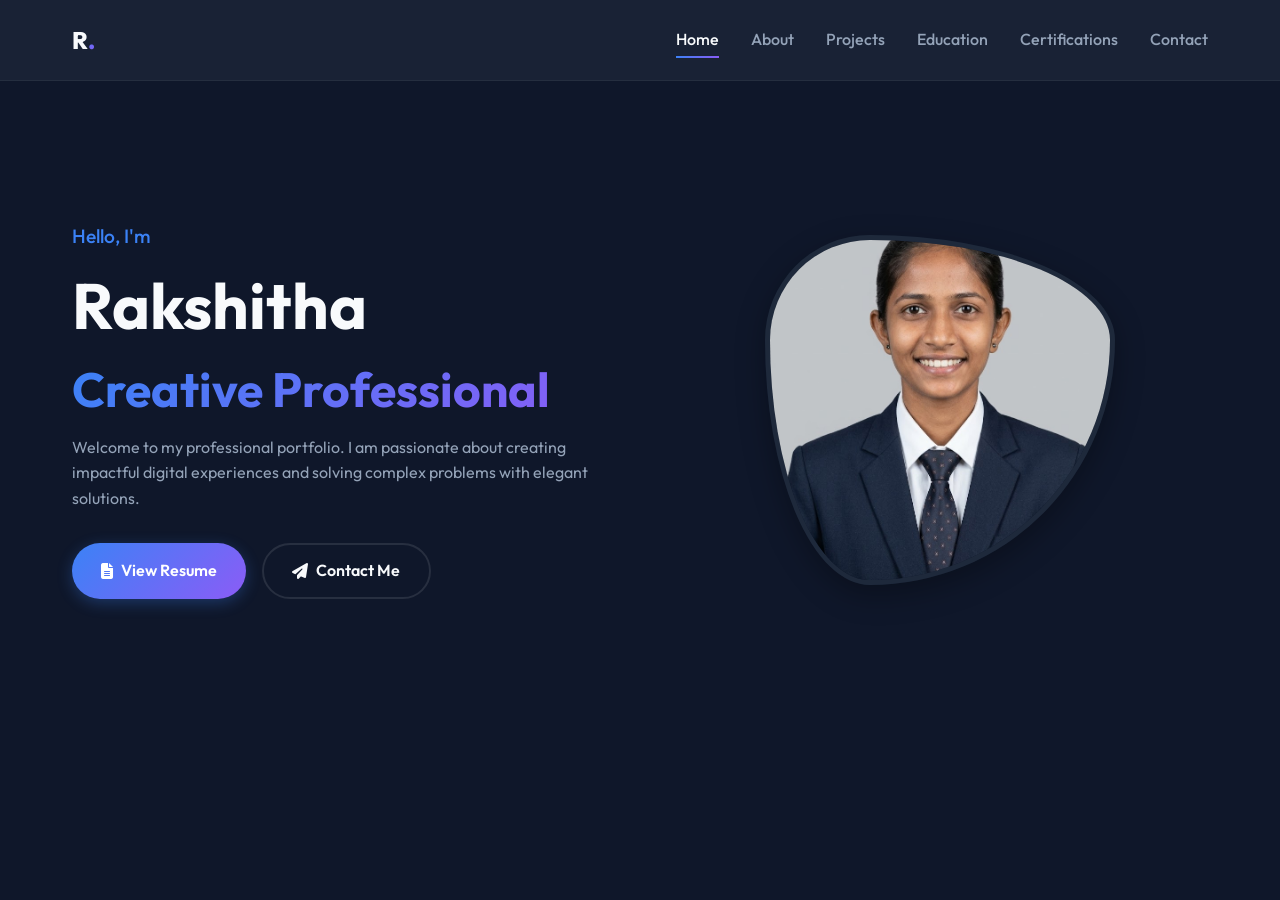
<file: index.html>
<!DOCTYPE html>
<html lang="en">
<head>
    <meta charset="UTF-8">
    <meta name="viewport" content="width=device-width, initial-scale=1.0">
    <meta name="description" content="Rakshitha's Professional Portfolio">
    <title>Rakshitha | Portfolio</title>
    <link rel="stylesheet" href="css/style.css">
    <link rel="stylesheet" href="https://cdnjs.cloudflare.com/ajax/libs/font-awesome/6.4.0/css/all.min.css">
</head>
<body>
    <header>
        <div class="container">
            <nav>
                <div class="logo">R<span class="text-gradient">.</span></div>
                <div class="nav-links">
                    <a href="index.html">Home</a>
                    <a href="about.html">About</a>
                    <a href="projects.html">Projects</a>
                    <a href="education.html">Education</a>
                    <a href="certification.html">Certifications</a>
                    <a href="contact.html">Contact</a>
                </div>
                <div class="mobile-menu-btn">
                    <i class="fas fa-bars"></i>
                </div>
            </nav>
        </div>
    </header>

    <main>
        <section class="container hero">
            <div class="hero-content fade-in">
                <span class="hero-subtitle">Hello, I'm</span>
                <h1>Rakshitha</h1>
                <h2 class="text-gradient">Creative Professional</h2>
                <p>Welcome to my professional portfolio. I am passionate about creating impactful digital experiences and solving complex problems with elegant solutions.</p>
                <div class="hero-buttons">
                    <a href="assets/resume.pdf" target="_blank" class="btn btn-primary">
                        <i class="fas fa-file-alt"></i> View Resume
                    </a>
                    <a href="contact.html" class="btn btn-outline">
                        <i class="fas fa-paper-plane"></i> Contact Me
                    </a>
                </div>
            </div>
            <div class="hero-image fade-in">
                <div class="image-container">
                    <img src="assets/profile.jpeg" alt="Rakshitha's Profile Picture">
                </div>
            </div>
        </section>
    </main>

    <script src="js/main.js"></script>
</body>
</html>
</file>
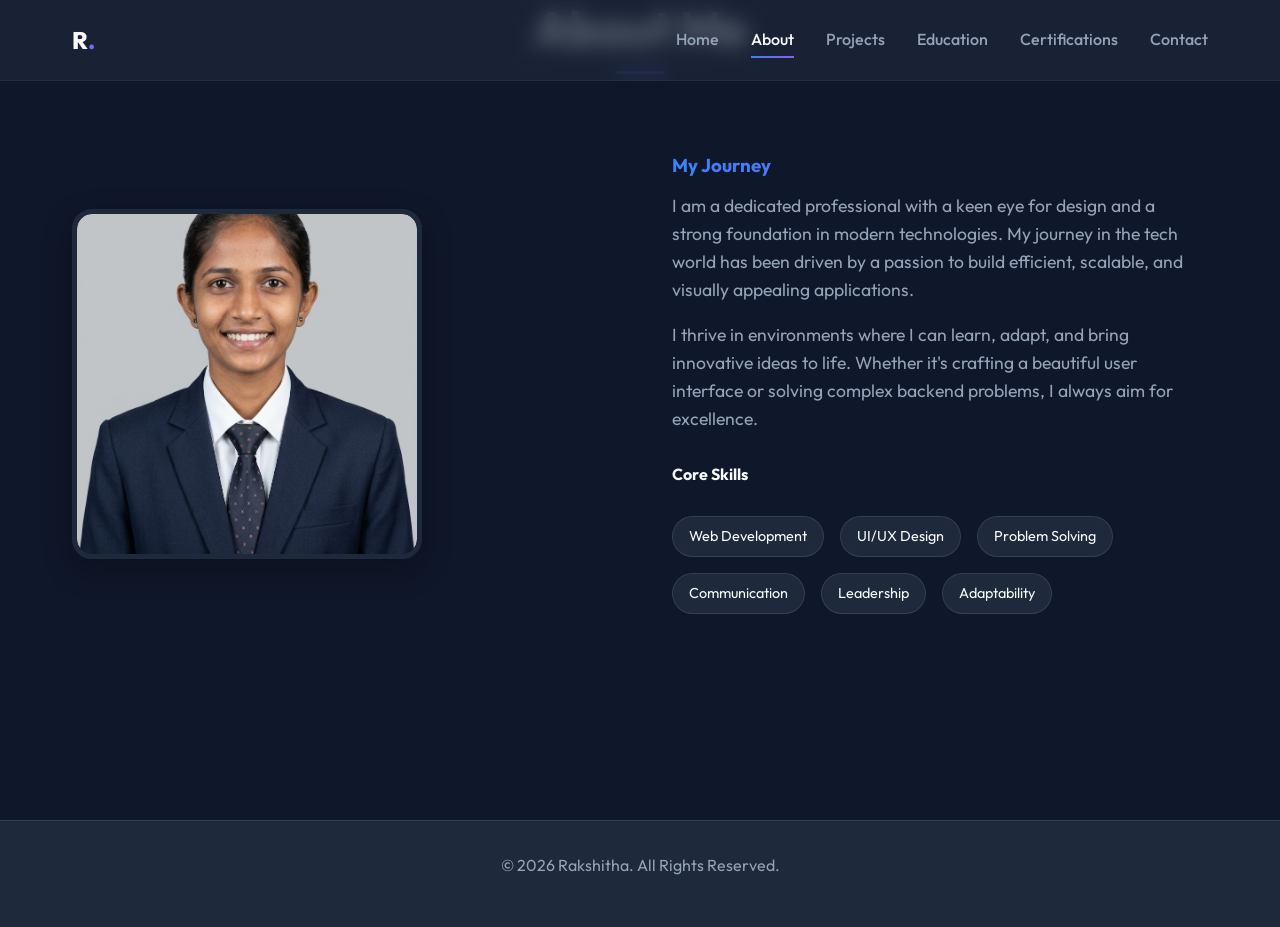
<file: about.html>
<!DOCTYPE html>
<html lang="en">
<head>
    <meta charset="UTF-8">
    <meta name="viewport" content="width=device-width, initial-scale=1.0">
    <meta name="description" content="About Rakshitha">
    <title>About | Rakshitha</title>
    <link rel="stylesheet" href="css/style.css">
    <link rel="stylesheet" href="https://cdnjs.cloudflare.com/ajax/libs/font-awesome/6.4.0/css/all.min.css">
</head>
<body>
    <header>
        <div class="container">
            <nav>
                <div class="logo">R<span class="text-gradient">.</span></div>
                <div class="nav-links">
                    <a href="index.html">Home</a>
                    <a href="about.html">About</a>
                    <a href="projects.html">Projects</a>
                    <a href="education.html">Education</a>
                    <a href="certification.html">Certifications</a>
                    <a href="contact.html">Contact</a>
                </div>
                <div class="mobile-menu-btn">
                    <i class="fas fa-bars"></i>
                </div>
            </nav>
        </div>
    </header>

    <main>
        <section class="container">
            <div class="section-header fade-in">
                <h2 class="section-title">About Me</h2>
            </div>
            
            <div class="about-grid fade-in">
                <div class="about-image">
                    <div class="image-container" style="border-radius: 20px; animation: none;">
                        <img src="assets/profile.jpeg" alt="Rakshitha" style="border-radius: 15px;">
                    </div>
                </div>
                
                <div class="about-content">
                    <h3 class="text-gradient">My Journey</h3>
                    <p class="about-text">
                        I am a dedicated professional with a keen eye for design and a strong foundation in modern technologies. 
                        My journey in the tech world has been driven by a passion to build efficient, scalable, and visually appealing applications.
                    </p>
                    <p class="about-text">
                        I thrive in environments where I can learn, adapt, and bring innovative ideas to life. Whether it's crafting 
                        a beautiful user interface or solving complex backend problems, I always aim for excellence.
                    </p>
                    
                    <div style="margin-top: 2rem;">
                        <h4 style="margin-bottom: 1rem; color: var(--text-primary);">Core Skills</h4>
                        <div class="skills-container">
                            <span class="skill-tag">Web Development</span>
                            <span class="skill-tag">UI/UX Design</span>
                            <span class="skill-tag">Problem Solving</span>
                            <span class="skill-tag">Communication</span>
                            <span class="skill-tag">Leadership</span>
                            <span class="skill-tag">Adaptability</span>
                        </div>
                    </div>
                </div>
            </div>
        </section>
    </main>

    <footer>
        <div class="container">
            <p>&copy; 2026 Rakshitha. All Rights Reserved.</p>
        </div>
    </footer>

    <script src="js/main.js"></script>
</body>
</html>
</file>
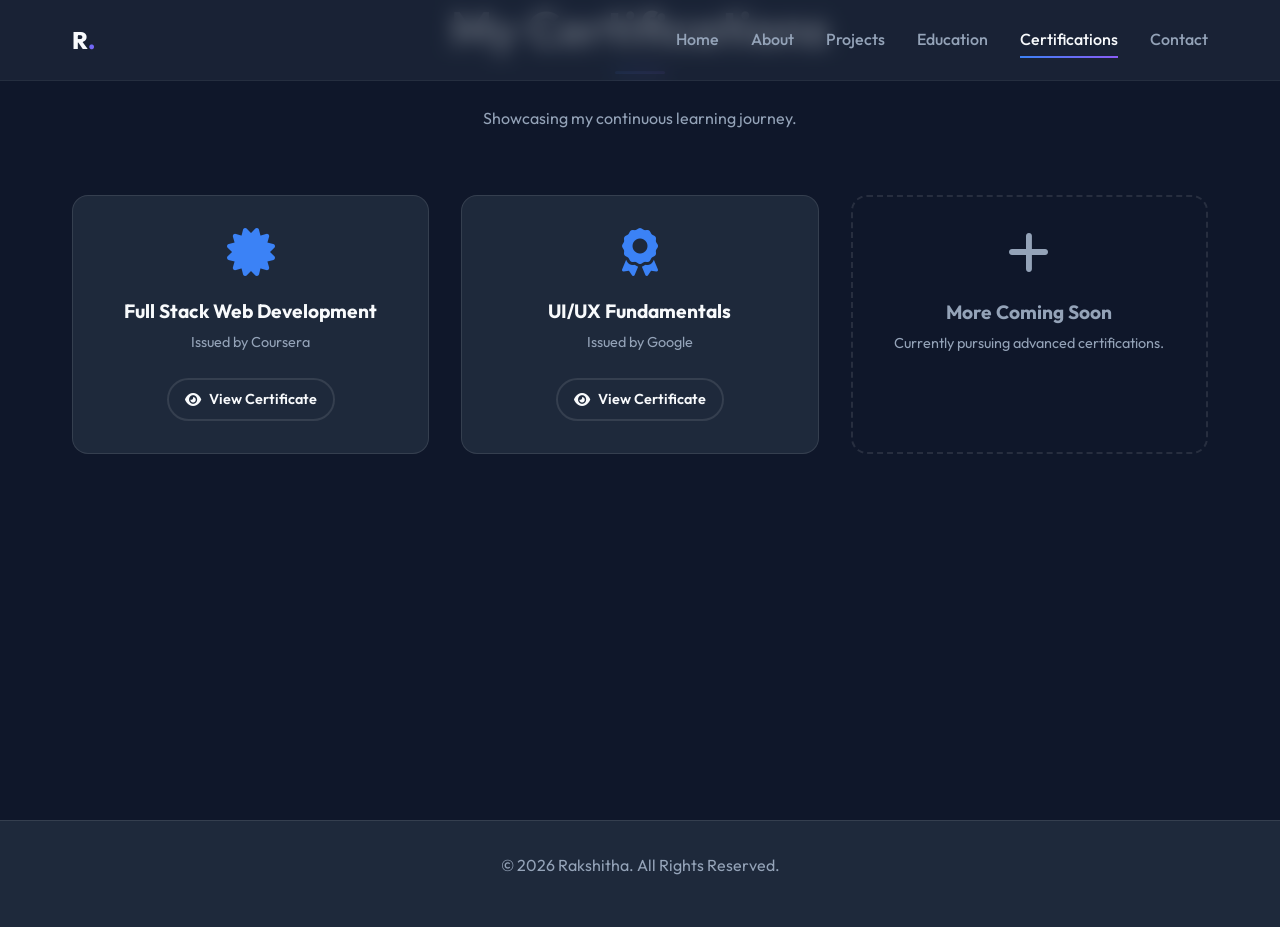
<file: certification.html>
<!DOCTYPE html>
<html lang="en">
<head>
    <meta charset="UTF-8">
    <meta name="viewport" content="width=device-width, initial-scale=1.0">
    <meta name="description" content="Rakshitha's Certifications">
    <title>Certifications | Rakshitha</title>
    <link rel="stylesheet" href="css/style.css">
    <link rel="stylesheet" href="https://cdnjs.cloudflare.com/ajax/libs/font-awesome/6.4.0/css/all.min.css">
</head>
<body>
    <header>
        <div class="container">
            <nav>
                <div class="logo">R<span class="text-gradient">.</span></div>
                <div class="nav-links">
                    <a href="index.html">Home</a>
                    <a href="about.html">About</a>
                    <a href="projects.html">Projects</a>
                    <a href="education.html">Education</a>
                    <a href="certification.html">Certifications</a>
                    <a href="contact.html">Contact</a>
                </div>
                <div class="mobile-menu-btn">
                    <i class="fas fa-bars"></i>
                </div>
            </nav>
        </div>
    </header>

    <main>
        <section class="container">
            <div class="section-header fade-in">
                <h2 class="section-title">My Certifications</h2>
                <p style="margin-top: 1rem; color: var(--text-secondary);">Showcasing my continuous learning journey.</p>
            </div>
            
            <div class="cert-grid fade-in">
                <!-- Certification 1 -->
                <div class="cert-card">
                    <i class="fas fa-certificate cert-icon"></i>
                    <h3 class="cert-title">Full Stack Web Development</h3>
                    <p class="cert-issuer">Issued by Coursera</p>
                    <div class="cert-actions">
                        <a href="#" class="btn btn-outline" style="padding: 0.5rem 1rem; font-size: 0.9rem;">
                            <i class="fas fa-eye"></i> View Certificate
                        </a>
                    </div>
                </div>

                <!-- Certification 2 -->
                <div class="cert-card">
                    <i class="fas fa-award cert-icon"></i>
                    <h3 class="cert-title">UI/UX Fundamentals</h3>
                    <p class="cert-issuer">Issued by Google</p>
                    <div class="cert-actions">
                        <a href="#" class="btn btn-outline" style="padding: 0.5rem 1rem; font-size: 0.9rem;">
                            <i class="fas fa-eye"></i> View Certificate
                        </a>
                    </div>
                </div>
                
                <!-- Add More Later -->
                <div class="cert-card" style="border: 2px dashed var(--border-color); background: transparent;">
                    <i class="fas fa-plus cert-icon" style="color: var(--text-secondary);"></i>
                    <h3 class="cert-title" style="color: var(--text-secondary);">More Coming Soon</h3>
                    <p class="cert-issuer">Currently pursuing advanced certifications.</p>
                </div>
            </div>
        </section>
    </main>

    <footer>
        <div class="container">
            <p>&copy; 2026 Rakshitha. All Rights Reserved.</p>
        </div>
    </footer>

    <script src="js/main.js"></script>
</body>
</html>
</file>
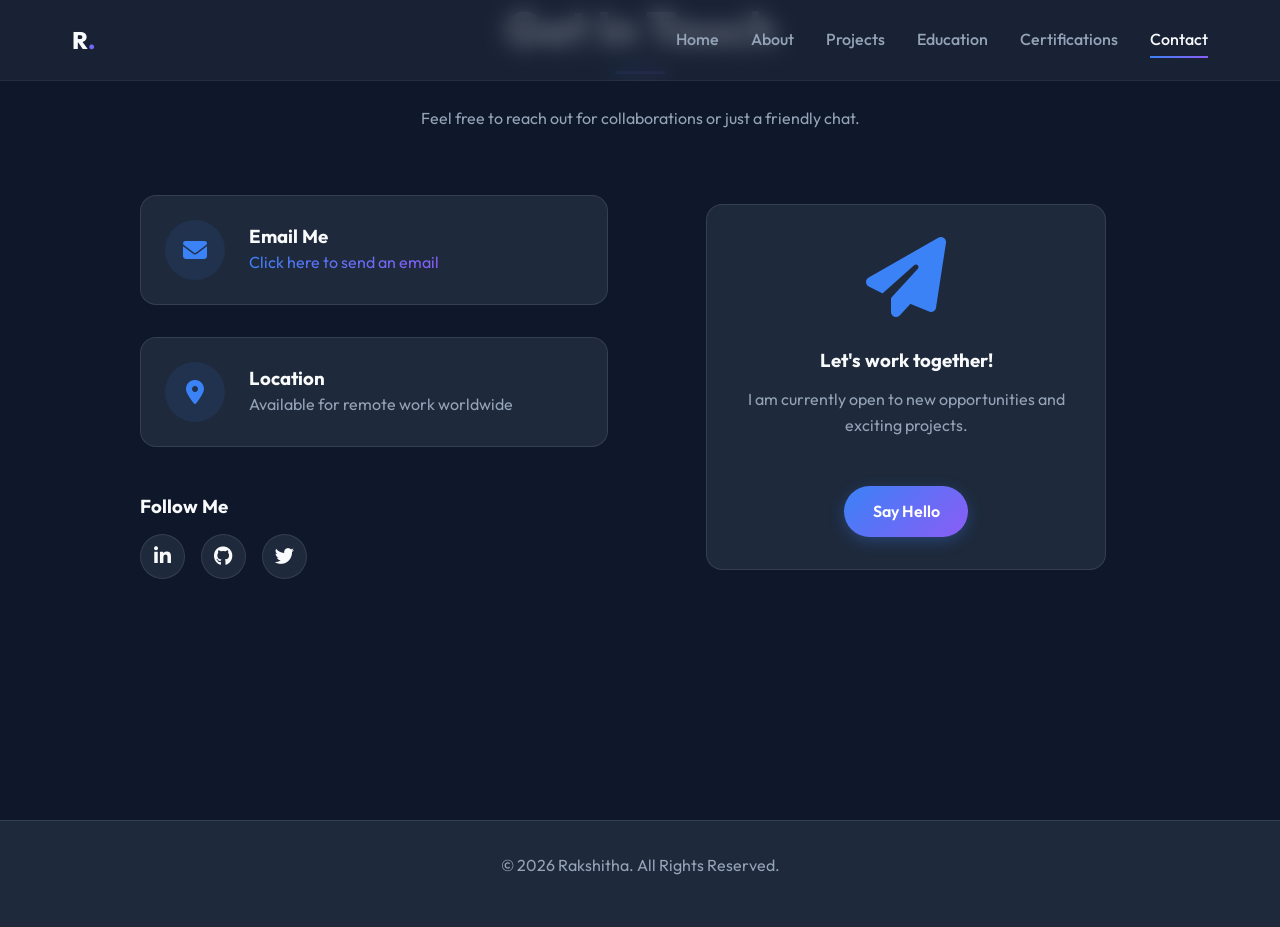
<file: contact.html>
<!DOCTYPE html>
<html lang="en">
<head>
    <meta charset="UTF-8">
    <meta name="viewport" content="width=device-width, initial-scale=1.0">
    <meta name="description" content="Contact Rakshitha">
    <title>Contact | Rakshitha</title>
    <link rel="stylesheet" href="css/style.css">
    <link rel="stylesheet" href="https://cdnjs.cloudflare.com/ajax/libs/font-awesome/6.4.0/css/all.min.css">
</head>
<body>
    <header>
        <div class="container">
            <nav>
                <div class="logo">R<span class="text-gradient">.</span></div>
                <div class="nav-links">
                    <a href="index.html">Home</a>
                    <a href="about.html">About</a>
                    <a href="projects.html">Projects</a>
                    <a href="education.html">Education</a>
                    <a href="certification.html">Certifications</a>
                    <a href="contact.html">Contact</a>
                </div>
                <div class="mobile-menu-btn">
                    <i class="fas fa-bars"></i>
                </div>
            </nav>
        </div>
    </header>

    <main>
        <section class="container">
            <div class="section-header fade-in">
                <h2 class="section-title">Get In Touch</h2>
                <p style="margin-top: 1rem; color: var(--text-secondary);">Feel free to reach out for collaborations or just a friendly chat.</p>
            </div>
            
            <div class="contact-container fade-in">
                <div class="contact-info">
                    <a href="mailto:contact@example.com" class="contact-card">
                        <div class="contact-icon">
                            <i class="fas fa-envelope"></i>
                        </div>
                        <div class="contact-details">
                            <h3>Email Me</h3>
                            <p class="text-gradient">Click here to send an email</p>
                        </div>
                    </a>

                    <div class="contact-card">
                        <div class="contact-icon">
                            <i class="fas fa-map-marker-alt"></i>
                        </div>
                        <div class="contact-details">
                            <h3>Location</h3>
                            <p style="color: var(--text-secondary);">Available for remote work worldwide</p>
                        </div>
                    </div>

                    <div style="margin-top: 1rem;">
                        <h3 style="margin-bottom: 1rem;">Follow Me</h3>
                        <div class="social-links">
                            <a href="#" title="LinkedIn"><i class="fab fa-linkedin-in"></i></a>
                            <a href="#" title="GitHub"><i class="fab fa-github"></i></a>
                            <a href="#" title="Twitter"><i class="fab fa-twitter"></i></a>
                        </div>
                    </div>
                </div>
                
                <!-- Contact Image/Illustration -->
                <div style="display: flex; align-items: center; justify-content: center;">
                    <div style="width: 100%; max-width: 400px; padding: 2rem; background: var(--bg-secondary); border-radius: 1rem; border: 1px solid var(--border-color); text-align: center;">
                        <i class="fas fa-paper-plane" style="font-size: 5rem; color: var(--accent-primary); margin-bottom: 2rem;"></i>
                        <h3 style="margin-bottom: 1rem;">Let's work together!</h3>
                        <p style="color: var(--text-secondary);">I am currently open to new opportunities and exciting projects.</p>
                        <a href="mailto:contact@example.com" class="btn btn-primary" style="margin-top: 2rem;">
                            Say Hello
                        </a>
                    </div>
                </div>
            </div>
        </section>
    </main>

    <footer>
        <div class="container">
            <p>&copy; 2026 Rakshitha. All Rights Reserved.</p>
        </div>
    </footer>

    <script src="js/main.js"></script>
</body>
</html>
</file>
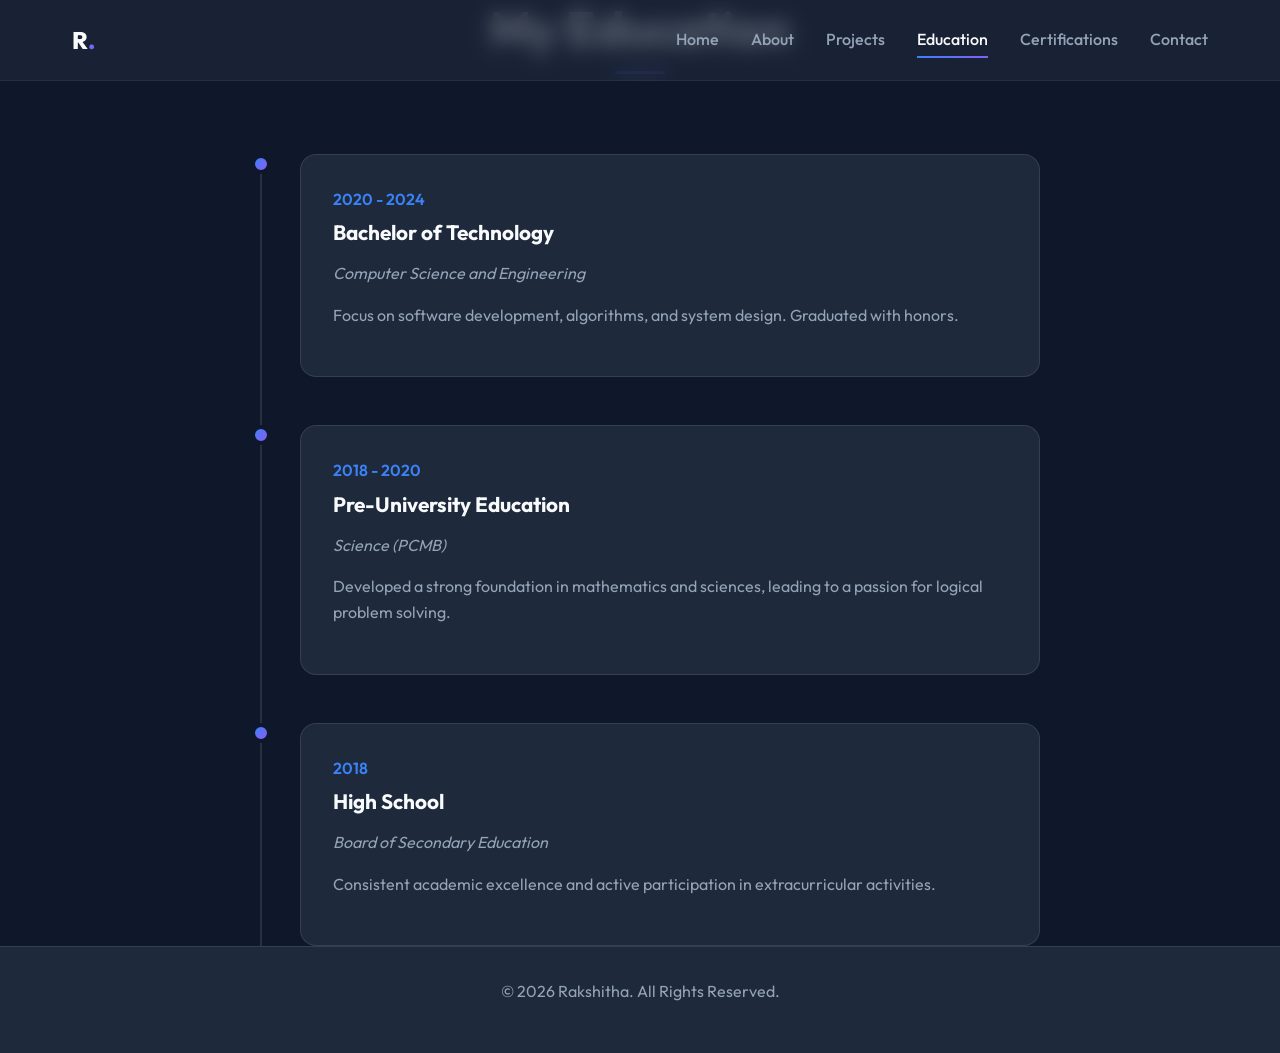
<file: education.html>
<!DOCTYPE html>
<html lang="en">
<head>
    <meta charset="UTF-8">
    <meta name="viewport" content="width=device-width, initial-scale=1.0">
    <meta name="description" content="Rakshitha's Education">
    <title>Education | Rakshitha</title>
    <link rel="stylesheet" href="css/style.css">
    <link rel="stylesheet" href="https://cdnjs.cloudflare.com/ajax/libs/font-awesome/6.4.0/css/all.min.css">
</head>
<body>
    <header>
        <div class="container">
            <nav>
                <div class="logo">R<span class="text-gradient">.</span></div>
                <div class="nav-links">
                    <a href="index.html">Home</a>
                    <a href="about.html">About</a>
                    <a href="projects.html">Projects</a>
                    <a href="education.html">Education</a>
                    <a href="certification.html">Certifications</a>
                    <a href="contact.html">Contact</a>
                </div>
                <div class="mobile-menu-btn">
                    <i class="fas fa-bars"></i>
                </div>
            </nav>
        </div>
    </header>

    <main>
        <section class="container">
            <div class="section-header fade-in">
                <h2 class="section-title">My Education</h2>
            </div>
            
            <div class="timeline fade-in">
                <div class="timeline-item">
                    <div class="timeline-dot"></div>
                    <div class="timeline-content">
                        <span class="timeline-date">2020 - 2024</span>
                        <h3 class="timeline-title">Bachelor of Technology</h3>
                        <p class="timeline-subtitle">Computer Science and Engineering</p>
                        <p>Focus on software development, algorithms, and system design. Graduated with honors.</p>
                    </div>
                </div>

                <div class="timeline-item">
                    <div class="timeline-dot"></div>
                    <div class="timeline-content">
                        <span class="timeline-date">2018 - 2020</span>
                        <h3 class="timeline-title">Pre-University Education</h3>
                        <p class="timeline-subtitle">Science (PCMB)</p>
                        <p>Developed a strong foundation in mathematics and sciences, leading to a passion for logical problem solving.</p>
                    </div>
                </div>
                
                <div class="timeline-item">
                    <div class="timeline-dot"></div>
                    <div class="timeline-content">
                        <span class="timeline-date">2018</span>
                        <h3 class="timeline-title">High School</h3>
                        <p class="timeline-subtitle">Board of Secondary Education</p>
                        <p>Consistent academic excellence and active participation in extracurricular activities.</p>
                    </div>
                </div>
            </div>
        </section>
    </main>

    <footer>
        <div class="container">
            <p>&copy; 2026 Rakshitha. All Rights Reserved.</p>
        </div>
    </footer>

    <script src="js/main.js"></script>
</body>
</html>
</file>
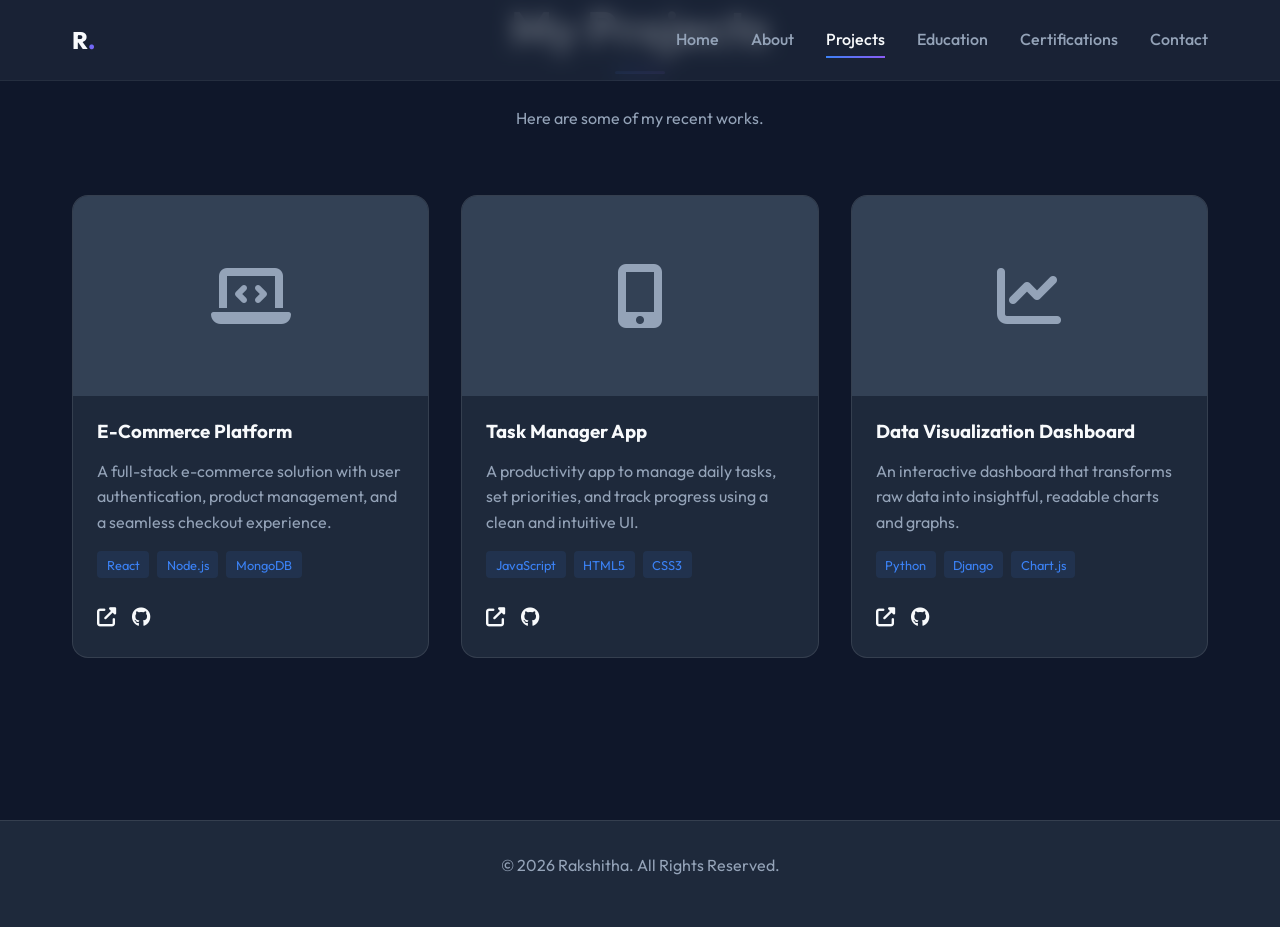
<file: projects.html>
<!DOCTYPE html>
<html lang="en">
<head>
    <meta charset="UTF-8">
    <meta name="viewport" content="width=device-width, initial-scale=1.0">
    <meta name="description" content="Rakshitha's Projects">
    <title>Projects | Rakshitha</title>
    <link rel="stylesheet" href="css/style.css">
    <link rel="stylesheet" href="https://cdnjs.cloudflare.com/ajax/libs/font-awesome/6.4.0/css/all.min.css">
</head>
<body>
    <header>
        <div class="container">
            <nav>
                <div class="logo">R<span class="text-gradient">.</span></div>
                <div class="nav-links">
                    <a href="index.html">Home</a>
                    <a href="about.html">About</a>
                    <a href="projects.html">Projects</a>
                    <a href="education.html">Education</a>
                    <a href="certification.html">Certifications</a>
                    <a href="contact.html">Contact</a>
                </div>
                <div class="mobile-menu-btn">
                    <i class="fas fa-bars"></i>
                </div>
            </nav>
        </div>
    </header>

    <main>
        <section class="container">
            <div class="section-header fade-in">
                <h2 class="section-title">My Projects</h2>
                <p style="margin-top: 1rem; color: var(--text-secondary);">Here are some of my recent works.</p>
            </div>
            
            <div class="projects-grid fade-in">
                <!-- Project 1 -->
                <div class="project-card">
                    <div class="project-image">
                        <i class="fas fa-laptop-code"></i>
                    </div>
                    <div class="project-content">
                        <h3>E-Commerce Platform</h3>
                        <p>A full-stack e-commerce solution with user authentication, product management, and a seamless checkout experience.</p>
                        <div class="project-tags">
                            <span>React</span>
                            <span>Node.js</span>
                            <span>MongoDB</span>
                        </div>
                        <div class="project-links">
                            <a href="#" title="Live Demo"><i class="fas fa-external-link-alt"></i></a>
                            <a href="#" title="Source Code"><i class="fab fa-github"></i></a>
                        </div>
                    </div>
                </div>

                <!-- Project 2 -->
                <div class="project-card">
                    <div class="project-image">
                        <i class="fas fa-mobile-alt"></i>
                    </div>
                    <div class="project-content">
                        <h3>Task Manager App</h3>
                        <p>A productivity app to manage daily tasks, set priorities, and track progress using a clean and intuitive UI.</p>
                        <div class="project-tags">
                            <span>JavaScript</span>
                            <span>HTML5</span>
                            <span>CSS3</span>
                        </div>
                        <div class="project-links">
                            <a href="#" title="Live Demo"><i class="fas fa-external-link-alt"></i></a>
                            <a href="#" title="Source Code"><i class="fab fa-github"></i></a>
                        </div>
                    </div>
                </div>

                <!-- Project 3 -->
                <div class="project-card">
                    <div class="project-image">
                        <i class="fas fa-chart-line"></i>
                    </div>
                    <div class="project-content">
                        <h3>Data Visualization Dashboard</h3>
                        <p>An interactive dashboard that transforms raw data into insightful, readable charts and graphs.</p>
                        <div class="project-tags">
                            <span>Python</span>
                            <span>Django</span>
                            <span>Chart.js</span>
                        </div>
                        <div class="project-links">
                            <a href="#" title="Live Demo"><i class="fas fa-external-link-alt"></i></a>
                            <a href="#" title="Source Code"><i class="fab fa-github"></i></a>
                        </div>
                    </div>
                </div>
            </div>
        </section>
    </main>

    <footer>
        <div class="container">
            <p>&copy; 2026 Rakshitha. All Rights Reserved.</p>
        </div>
    </footer>

    <script src="js/main.js"></script>
</body>
</html>
</file>
<file: css/style.css>
@import url('https://fonts.googleapis.com/css2?family=Outfit:wght@300;400;500;600;700;800&display=swap');

:root {
    --bg-primary: #0f172a;
    --bg-secondary: #1e293b;
    --bg-tertiary: #334155;
    --accent-primary: #3b82f6;
    --accent-secondary: #60a5fa;
    --accent-gradient: linear-gradient(135deg, #3b82f6, #8b5cf6);
    --text-primary: #f8fafc;
    --text-secondary: #94a3b8;
    --border-color: rgba(255, 255, 255, 0.1);
    --glass-bg: rgba(30, 41, 59, 0.7);
    --glass-border: rgba(255, 255, 255, 0.05);
    
    --transition-fast: 0.2s ease;
    --transition-normal: 0.3s ease;
    --transition-slow: 0.5s cubic-bezier(0.4, 0, 0.2, 1);
}

* {
    margin: 0;
    padding: 0;
    box-sizing: border-box;
}

html {
    scroll-behavior: smooth;
    font-size: 16px;
}

body {
    font-family: 'Outfit', sans-serif;
    background-color: var(--bg-primary);
    color: var(--text-primary);
    line-height: 1.6;
    overflow-x: hidden;
}

/* Typography */
h1, h2, h3, h4, h5, h6 {
    font-weight: 700;
    line-height: 1.2;
    margin-bottom: 1rem;
}

h1 {
    font-size: clamp(2.5rem, 5vw, 4rem);
}

h2 {
    font-size: clamp(2rem, 4vw, 3rem);
}

p {
    margin-bottom: 1rem;
    color: var(--text-secondary);
}

a {
    text-decoration: none;
    color: inherit;
    transition: var(--transition-fast);
}

ul {
    list-style: none;
}

/* Utilities */
.container {
    width: 100%;
    max-width: 1200px;
    margin: 0 auto;
    padding: 0 2rem;
}

.text-gradient {
    background: var(--accent-gradient);
    -webkit-background-clip: text;
    -webkit-text-fill-color: transparent;
    background-clip: text;
    color: transparent;
}

.btn {
    display: inline-flex;
    align-items: center;
    justify-content: center;
    padding: 0.8rem 1.8rem;
    border-radius: 50px;
    font-weight: 600;
    transition: var(--transition-normal);
    cursor: pointer;
    border: none;
    gap: 0.5rem;
}

.btn-primary {
    background: var(--accent-gradient);
    color: white;
    box-shadow: 0 4px 15px rgba(59, 130, 246, 0.3);
}

.btn-primary:hover {
    transform: translateY(-2px);
    box-shadow: 0 6px 20px rgba(59, 130, 246, 0.4);
}

.btn-outline {
    background: transparent;
    color: var(--text-primary);
    border: 2px solid var(--border-color);
}

.btn-outline:hover {
    border-color: var(--accent-primary);
    color: var(--accent-primary);
    transform: translateY(-2px);
}

/* Header & Navigation */
header {
    position: fixed;
    top: 0;
    left: 0;
    width: 100%;
    z-index: 1000;
    background: var(--glass-bg);
    backdrop-filter: blur(10px);
    -webkit-backdrop-filter: blur(10px);
    border-bottom: 1px solid var(--glass-border);
    transition: var(--transition-normal);
}

nav {
    display: flex;
    justify-content: space-between;
    align-items: center;
    height: 80px;
}

.logo {
    font-size: 1.5rem;
    font-weight: 800;
    color: var(--text-primary);
}

.nav-links {
    display: flex;
    gap: 2rem;
}

.nav-links a {
    font-weight: 500;
    color: var(--text-secondary);
    position: relative;
}

.nav-links a::after {
    content: '';
    position: absolute;
    bottom: -5px;
    left: 0;
    width: 0;
    height: 2px;
    background: var(--accent-gradient);
    transition: var(--transition-normal);
}

.nav-links a:hover, .nav-links a.active {
    color: var(--text-primary);
}

.nav-links a:hover::after, .nav-links a.active::after {
    width: 100%;
}

.mobile-menu-btn {
    display: none;
    font-size: 1.5rem;
    color: var(--text-primary);
    cursor: pointer;
}

/* Sections */
section {
    padding: 8rem 0 4rem;
    min-height: calc(100vh - 80px); /* Adjusting for header */
}

.section-header {
    text-align: center;
    margin-bottom: 4rem;
}

.section-title {
    display: inline-block;
    position: relative;
    padding-bottom: 1rem;
}

.section-title::after {
    content: '';
    position: absolute;
    bottom: 0;
    left: 50%;
    transform: translateX(-50%);
    width: 50px;
    height: 3px;
    background: var(--accent-gradient);
    border-radius: 3px;
}

/* Page Layouts */

/* Home Layout */
.hero {
    display: flex;
    align-items: center;
    justify-content: space-between;
    gap: 4rem;
}

.hero-content {
    flex: 1;
}

.hero-subtitle {
    font-size: 1.2rem;
    font-weight: 500;
    color: var(--accent-primary);
    margin-bottom: 1rem;
    display: block;
}

.hero-buttons {
    display: flex;
    gap: 1rem;
    margin-top: 2rem;
}

.hero-image {
    flex: 1;
    display: flex;
    justify-content: center;
    position: relative;
}

.image-container {
    width: 350px;
    height: 350px;
    border-radius: 30% 70% 70% 30% / 30% 30% 70% 70%;
    overflow: hidden;
    box-shadow: 0 10px 30px rgba(0, 0, 0, 0.3);
    border: 5px solid var(--bg-secondary);
    animation: morph 8s ease-in-out infinite;
    position: relative;
    z-index: 1;
}

@keyframes morph {
    0% { border-radius: 30% 70% 70% 30% / 30% 30% 70% 70%; }
    50% { border-radius: 70% 30% 30% 70% / 70% 70% 30% 30%; }
    100% { border-radius: 30% 70% 70% 30% / 30% 30% 70% 70%; }
}

.image-container img {
    width: 100%;
    height: 100%;
    object-fit: cover;
}

/* About Layout */
.about-grid {
    display: grid;
    grid-template-columns: 1fr 1fr;
    gap: 4rem;
    align-items: center;
}

.about-text {
    font-size: 1.1rem;
}

.skills-container {
    display: flex;
    flex-wrap: wrap;
    gap: 1rem;
    margin-top: 2rem;
}

.skill-tag {
    padding: 0.5rem 1rem;
    background: var(--bg-secondary);
    border: 1px solid var(--border-color);
    border-radius: 50px;
    font-size: 0.9rem;
    transition: var(--transition-fast);
}

.skill-tag:hover {
    background: var(--bg-tertiary);
    border-color: var(--accent-primary);
    transform: translateY(-2px);
}

/* Projects Layout */
.projects-grid {
    display: grid;
    grid-template-columns: repeat(auto-fill, minmax(320px, 1fr));
    gap: 2rem;
}

.project-card {
    background: var(--bg-secondary);
    border-radius: 1rem;
    overflow: hidden;
    border: 1px solid var(--border-color);
    transition: var(--transition-normal);
}

.project-card:hover {
    transform: translateY(-10px);
    border-color: var(--accent-primary);
    box-shadow: 0 10px 30px rgba(0,0,0,0.2);
}

.project-image {
    width: 100%;
    height: 200px;
    background: var(--bg-tertiary);
    display: flex;
    align-items: center;
    justify-content: center;
    overflow: hidden;
}

.project-image i {
    font-size: 4rem;
    color: var(--text-secondary);
}

.project-content {
    padding: 1.5rem;
}

.project-tags {
    display: flex;
    flex-wrap: wrap;
    gap: 0.5rem;
    margin-top: 1rem;
    margin-bottom: 1.5rem;
}

.project-tags span {
    font-size: 0.8rem;
    padding: 0.2rem 0.6rem;
    background: rgba(59, 130, 246, 0.1);
    color: var(--accent-primary);
    border-radius: 4px;
}

.project-links {
    display: flex;
    gap: 1rem;
}

.project-links a {
    color: var(--text-primary);
    font-size: 1.2rem;
}

.project-links a:hover {
    color: var(--accent-primary);
}

/* Education Layout */
.timeline {
    position: relative;
    max-width: 800px;
    margin: 0 auto;
}

.timeline::before {
    content: '';
    position: absolute;
    top: 0;
    left: 20px;
    height: 100%;
    width: 2px;
    background: var(--border-color);
}

.timeline-item {
    position: relative;
    padding-left: 60px;
    margin-bottom: 3rem;
}

.timeline-item:last-child {
    margin-bottom: 0;
}

.timeline-dot {
    position: absolute;
    top: 0;
    left: 11px;
    width: 20px;
    height: 20px;
    border-radius: 50%;
    background: var(--accent-gradient);
    border: 4px solid var(--bg-primary);
}

.timeline-content {
    background: var(--bg-secondary);
    padding: 2rem;
    border-radius: 1rem;
    border: 1px solid var(--border-color);
    transition: var(--transition-normal);
}

.timeline-content:hover {
    border-color: var(--accent-primary);
    transform: translateY(-5px);
}

.timeline-date {
    color: var(--accent-primary);
    font-weight: 600;
    margin-bottom: 0.5rem;
    display: block;
}

.timeline-title {
    font-size: 1.3rem;
    color: var(--text-primary);
}

.timeline-subtitle {
    color: var(--text-secondary);
    font-style: italic;
    margin-bottom: 1rem;
}

/* Certification Layout */
.cert-grid {
    display: grid;
    grid-template-columns: repeat(auto-fill, minmax(300px, 1fr));
    gap: 2rem;
}

.cert-card {
    background: var(--bg-secondary);
    border-radius: 1rem;
    padding: 2rem;
    text-align: center;
    border: 1px solid var(--border-color);
    transition: var(--transition-normal);
    display: flex;
    flex-direction: column;
    align-items: center;
}

.cert-card:hover {
    transform: translateY(-5px);
    border-color: var(--accent-primary);
    background: var(--bg-tertiary);
}

.cert-icon {
    font-size: 3rem;
    color: var(--accent-primary);
    margin-bottom: 1.5rem;
}

.cert-title {
    font-size: 1.2rem;
    margin-bottom: 0.5rem;
}

.cert-issuer {
    color: var(--text-secondary);
    margin-bottom: 1.5rem;
    font-size: 0.9rem;
}

.cert-actions {
    margin-top: auto;
}

/* Contact Layout */
.contact-container {
    display: grid;
    grid-template-columns: 1fr 1fr;
    gap: 4rem;
    max-width: 1000px;
    margin: 0 auto;
}

.contact-info {
    display: flex;
    flex-direction: column;
    gap: 2rem;
}

.contact-card {
    display: flex;
    align-items: center;
    gap: 1.5rem;
    background: var(--bg-secondary);
    padding: 1.5rem;
    border-radius: 1rem;
    border: 1px solid var(--border-color);
    transition: var(--transition-fast);
}

.contact-card:hover {
    border-color: var(--accent-primary);
    transform: translateX(10px);
}

.contact-icon {
    width: 60px;
    height: 60px;
    border-radius: 50%;
    background: rgba(59, 130, 246, 0.1);
    display: flex;
    align-items: center;
    justify-content: center;
    font-size: 1.5rem;
    color: var(--accent-primary);
}

.contact-details h3 {
    margin-bottom: 0.2rem;
}

.contact-details p {
    margin: 0;
}

.social-links {
    display: flex;
    gap: 1rem;
    margin-top: 1rem;
}

.social-links a {
    width: 45px;
    height: 45px;
    border-radius: 50%;
    background: var(--bg-secondary);
    display: flex;
    align-items: center;
    justify-content: center;
    font-size: 1.2rem;
    border: 1px solid var(--border-color);
    transition: var(--transition-normal);
}

.social-links a:hover {
    background: var(--accent-primary);
    color: white;
    border-color: var(--accent-primary);
    transform: translateY(-5px);
}

/* Footer */
footer {
    background: var(--bg-secondary);
    padding: 2rem 0;
    text-align: center;
    border-top: 1px solid var(--border-color);
    margin-top: auto;
}

/* Animations */
.fade-in {
    opacity: 0;
    transform: translateY(30px);
    transition: opacity 0.8s ease, transform 0.8s ease;
}

.fade-in.appear {
    opacity: 1;
    transform: translateY(0);
}

/* Responsive */
@media (max-width: 992px) {
    .hero {
        flex-direction: column-reverse;
        text-align: center;
        margin-top: 2rem;
    }
    
    .hero-buttons {
        justify-content: center;
    }
    
    .about-grid, .contact-container {
        grid-template-columns: 1fr;
    }
    
    .contact-card:hover {
        transform: translateY(-5px);
    }
}

@media (max-width: 768px) {
    .mobile-menu-btn {
        display: block;
    }
    
    .nav-links {
        position: fixed;
        top: 80px;
        left: -100%;
        width: 100%;
        height: calc(100vh - 80px);
        background: var(--glass-bg);
        backdrop-filter: blur(20px);
        -webkit-backdrop-filter: blur(20px);
        flex-direction: column;
        align-items: center;
        justify-content: center;
        transition: var(--transition-normal);
    }
    
    .nav-links.active {
        left: 0;
    }
    
    .image-container {
        width: 250px;
        height: 250px;
    }
}
</file>
